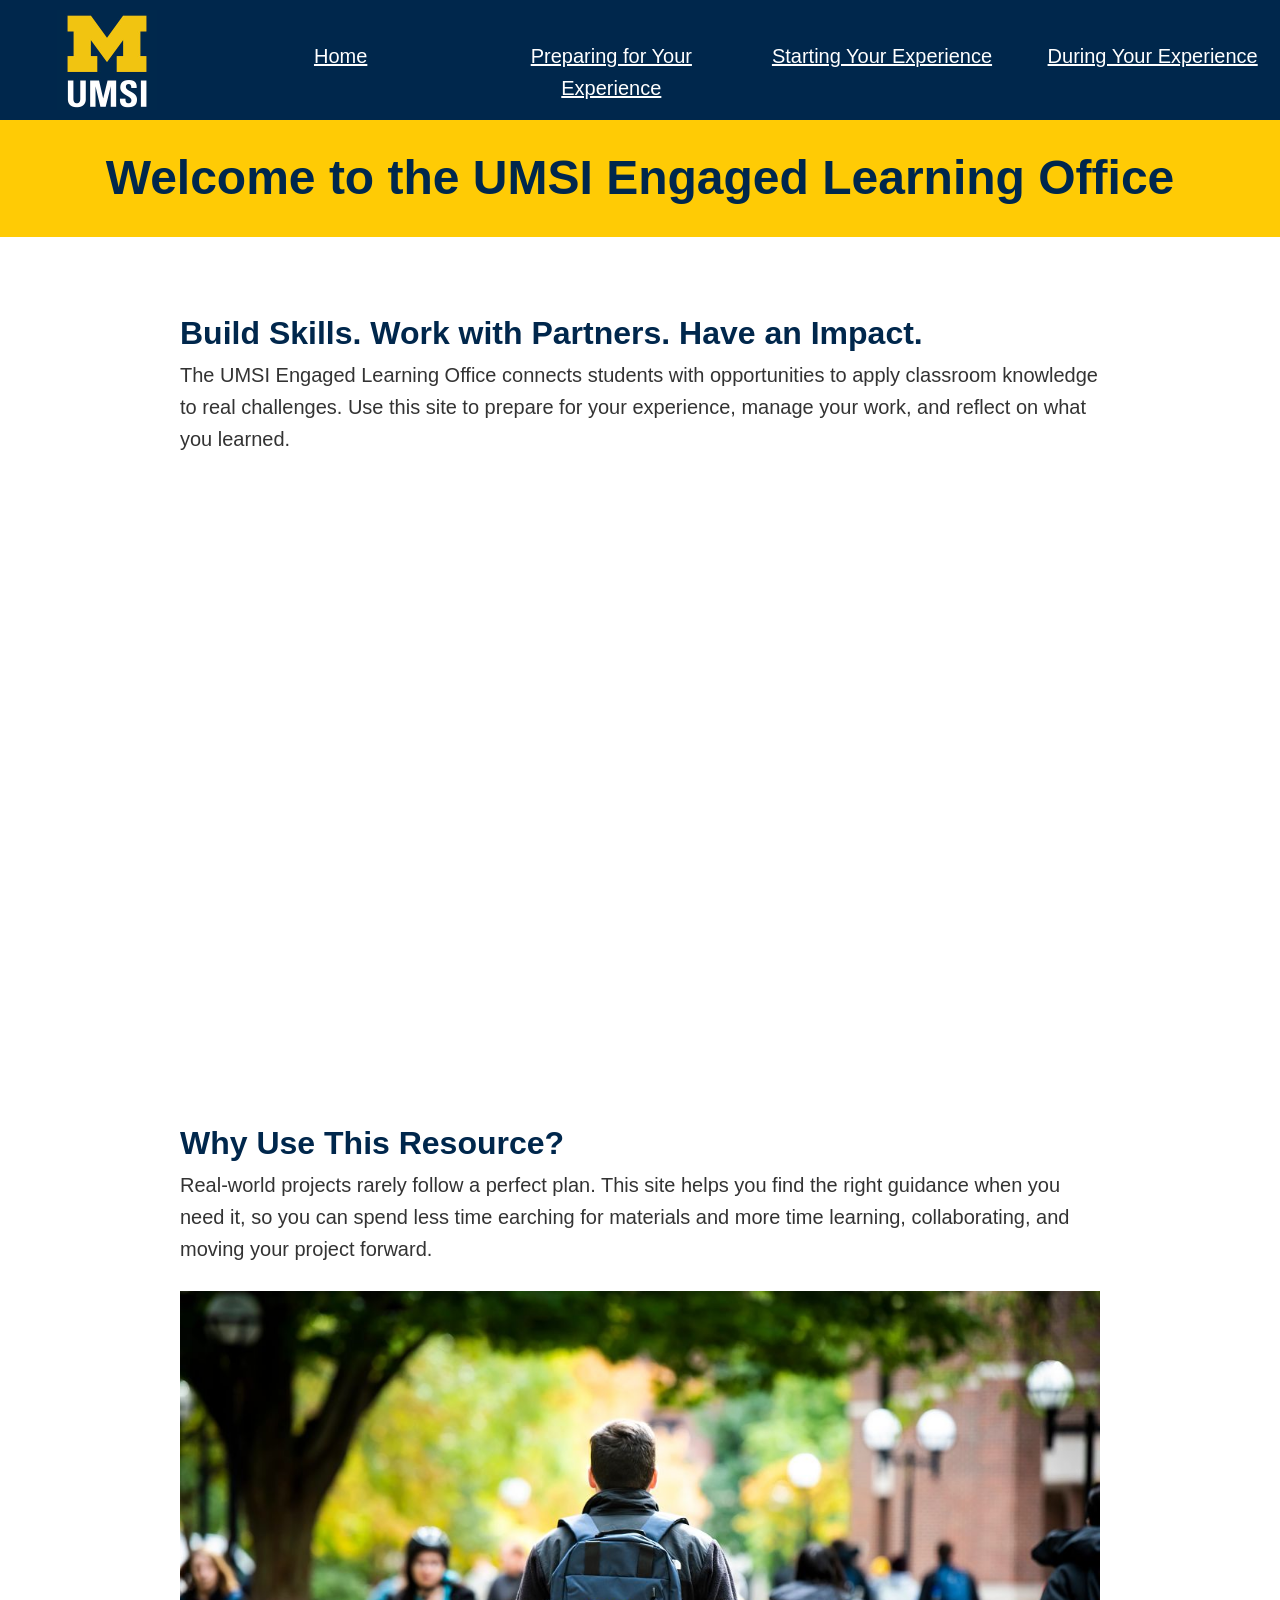
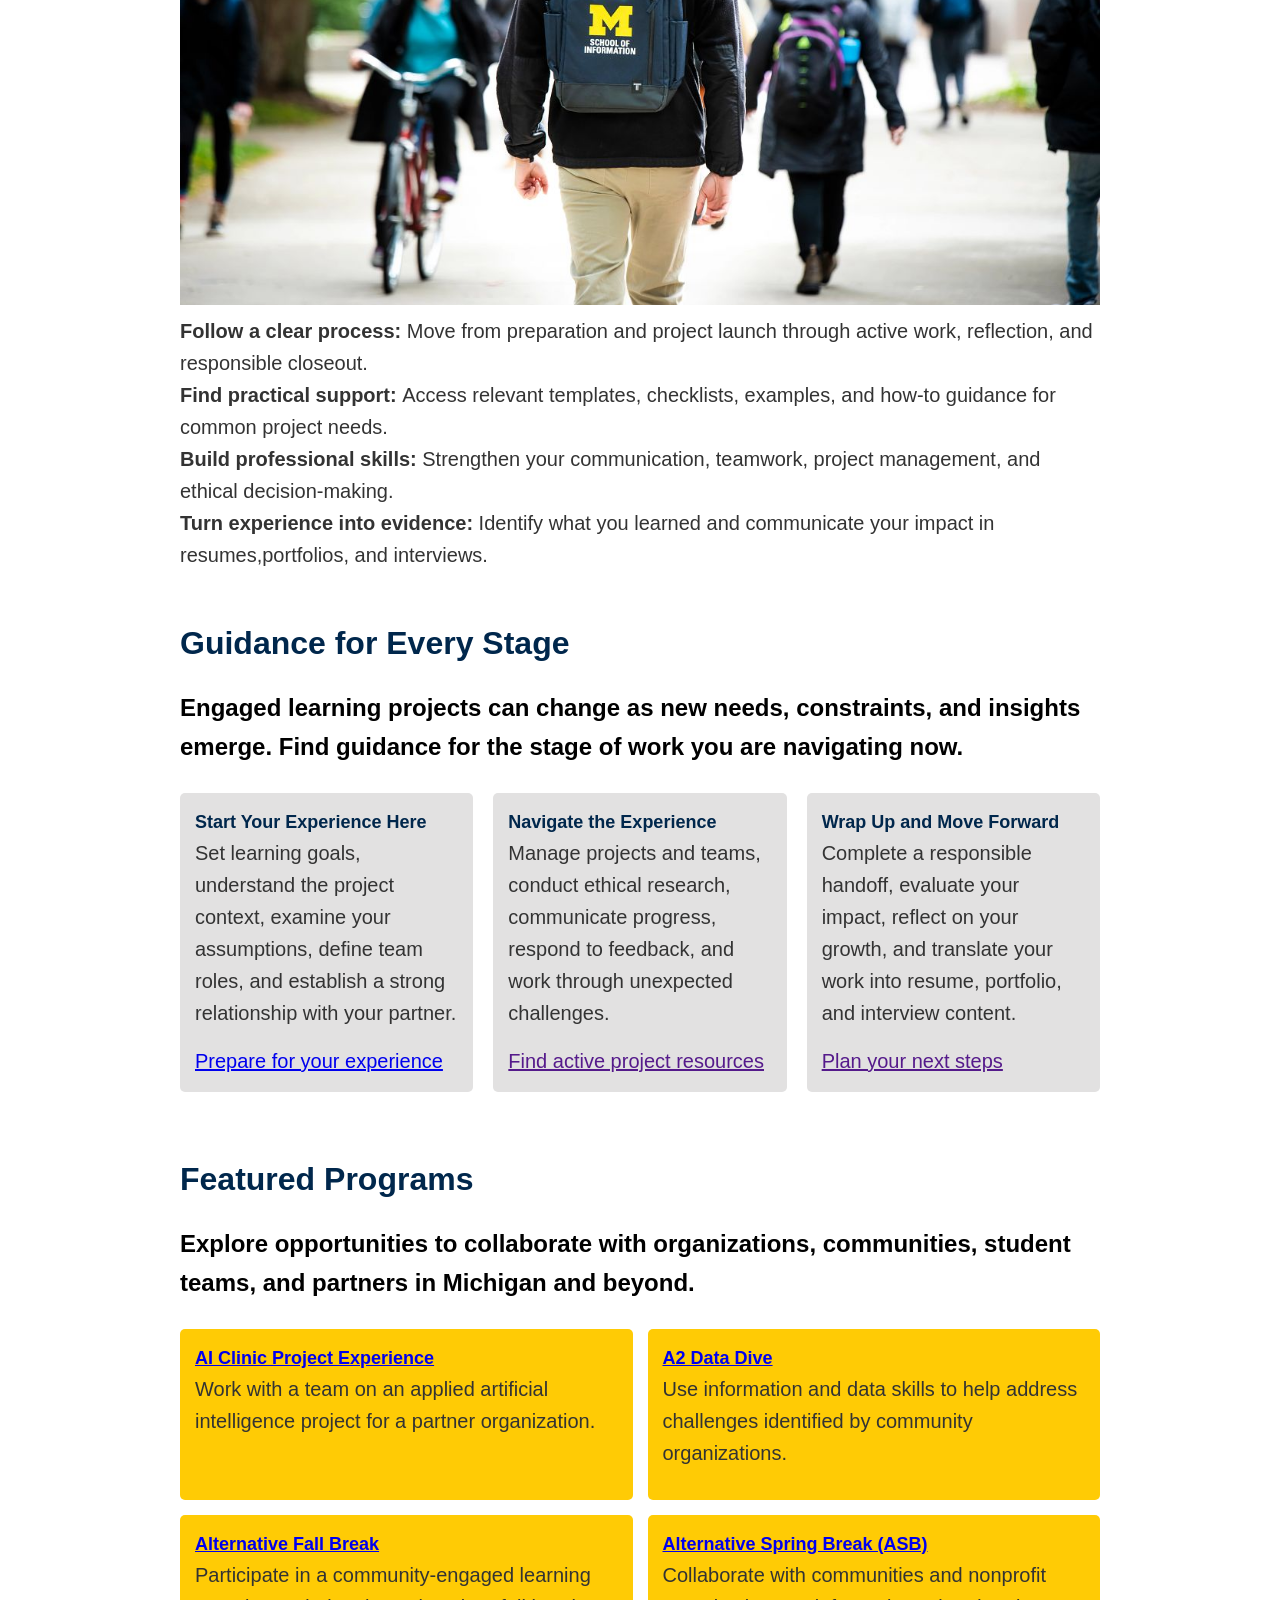
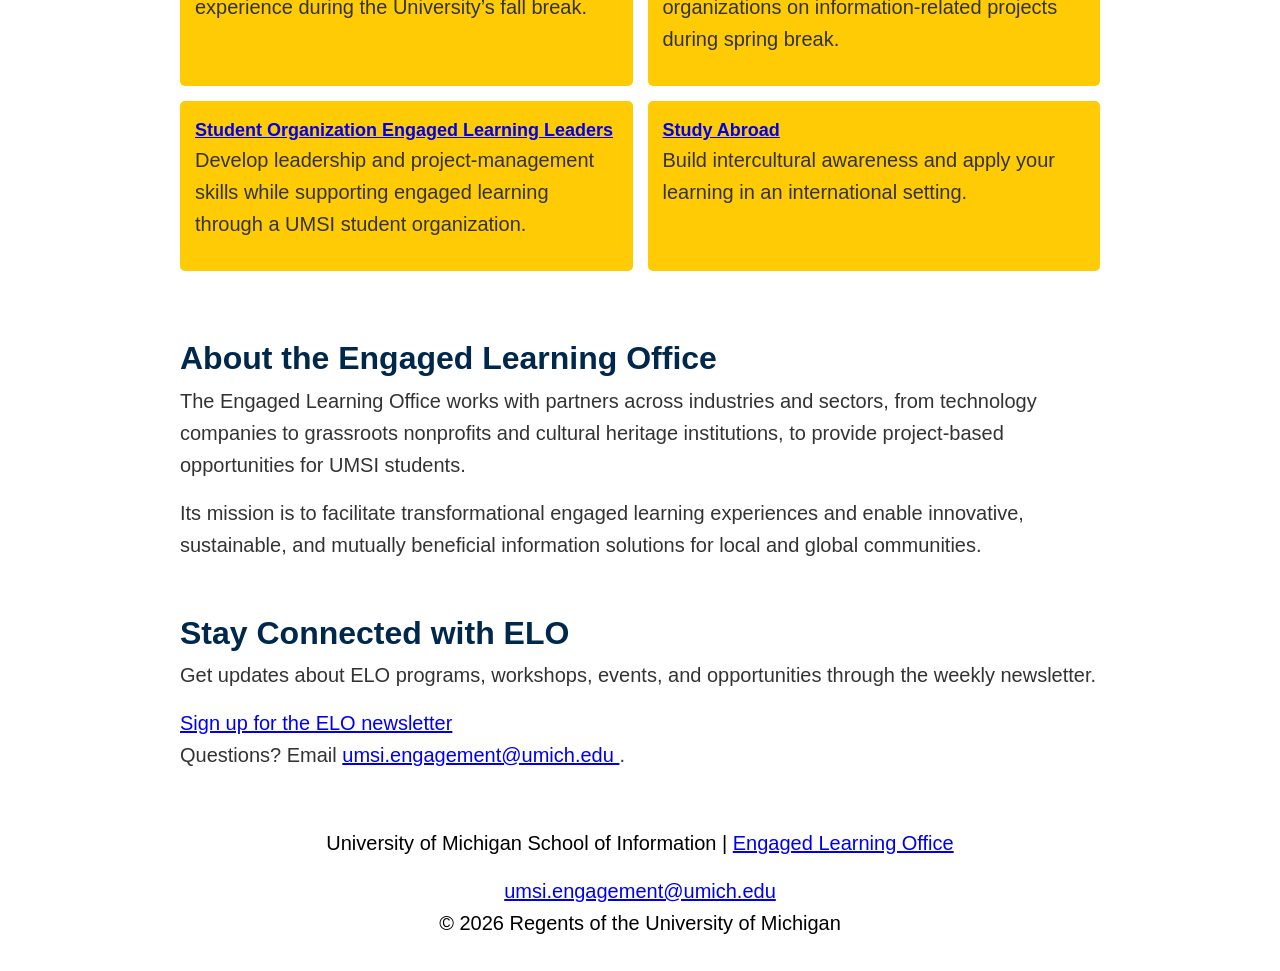
<file: index.html>
<!DOCTYPE html>
<html lang="en">
<head>
    <meta charset="UTF-8">
    <meta name="viewport" content="width=device-width, initial-scale=1.0">
    <title>Engaged Learning Resources | UMSI</title>
    <link rel="stylesheet" href="css/html5reset.css">
    <link rel="stylesheet" href="css/style.css">

</head>
<body>

    <header>
  <a href = "#main" class="skip-link">Skip to Main Content</a>
        <img src="images/UMSI_signature_vertical_informal_solidblue.jpg" alt="UMSI Logo">
        <nav>
            <ul>
                <li><a href = "index.html">Home</a></li>
                <li><a href = "prep.html">Preparing for Your Experience</a></li>
                <li><a href = "starting.html">Starting Your Experience</a></li>
                <li><a href = "during.html">During Your Experience</a></li>
            </ul>
        </nav>
    <h1>Welcome to the UMSI Engaged Learning Office</h1>

    </header>
    <main id="main">
    <section>
      <h2>Build Skills. Work with Partners. Have an Impact.</h2>
      <p>
       The UMSI Engaged Learning Office connects students with opportunities to apply classroom knowledge to real challenges. Use this site to prepare for your experience, manage your work, and reflect on what you learned.
      </p>

      <iframe width="560px" height="315px" src="https://www.youtube.com/embed/81ZO9RfIJEQ?si=tBp82YWZMl1u7CVS" title="YouTube video player" frameborder="0" allow="accelerometer; autoplay; clipboard-write; encrypted-media; gyroscope; picture-in-picture; web-share" referrerpolicy="strict-origin-when-cross-origin" allowfullscreen></iframe>
         <!-- Note: this iframe might cause an Axe ARIA error - that's not on you that's on YouTube! -->
    </section>

<section>
    <h2>Why Use This Resource?</h2>

    <p>Real-world projects rarely follow a perfect plan. This site helps you find the right guidance when you need it, so you can spend less time earching for materials and more time learning, collaborating, and moving your project forward.
    </p>
        <img src="images/UMSI_CampusFall_UMSIBackpack_02.jpg" alt="A student wears a UMSI backpack in fall on the drag.">
    <ul>
        <li><strong>Follow a clear process: </strong>Move from preparation and project launch through active work, reflection, and responsible closeout.</li>
        <li><strong>Find practical support: </strong> Access relevant templates, checklists, examples, and how-to guidance for common project needs.</li>
        <li><strong>Build professional skills: </strong> Strengthen your communication, teamwork, project management, and ethical decision-making.</li>
        <li><strong>Turn experience into evidence: </strong> Identify what you learned and communicate your impact in resumes,portfolios, and interviews.</li>
    </ul>
</section>

 <section>
    <h2>Guidance for Every Stage</h2>
    <h3>Engaged learning projects can change as new needs, constraints, and insights emerge. Find guidance for the stage of work you are navigating <strong>now.</strong></h3>
    <div class="guidance-grid">
    <article>
      <h4>Start Your Experience Here</h4>
      <p>Set learning goals, understand the project context, examine your assumptions, define team roles, and establish a strong relationship with your partner.</p>
      <a href="prep.html">Prepare for your experience</a>
    </article>

    <article>
      <h4>Navigate the Experience</h4>
      <p>Manage projects and teams, conduct ethical research, communicate progress, respond to feedback, and work through unexpected challenges.</p>
      <a href="">Find active project resources</a>
    </article>

    <article>
      <h4>Wrap Up and Move Forward</h4>
      <p>Complete a responsible handoff, evaluate your impact, reflect on your growth, and translate your work into resume, portfolio, and interview content.</p>
      <a href="">Plan your next steps</a>
    </article>
    </div>
  </section>

   <section>
    <h2>Featured Programs</h2>
    <h3>Explore opportunities to collaborate with organizations, communities, student teams, and partners in Michigan and beyond.</h3>
    <div class="program-grid">
    <article>
    <h4><a href="https://mcompass.umich.edu/_portal/tds-program-brochure?programid=12810">AI Clinic Project Experience</a></h4>
    <p>Work with a team on an applied artificial intelligence project for a partner organization.</p>
    </article>

    <article>
    <h4><a href="https://mcompass.umich.edu/_portal/tds-program-brochure?programid=12556">A2 Data Dive</a></h4>
    <p>Use information and data skills to help address challenges identified by community organizations.</p>
    </article>

     <article>
      <h4><a href="https://mcompass.umich.edu/_portal/tds-program-brochure?programid=11297">Alternative Fall Break</a></h4>
      <p>Participate in a community-engaged learning experience during the University’s fall break.</p>
    </article>

    <article>
      <h4><a href="https://mcompass.umich.edu/_portal/tds-program-brochure?programid=10621">Alternative Spring Break (ASB)</a></h4>
       <p>Collaborate with communities and nonprofit organizations on information-related projects during spring break.</p>
    </article>

    <article>
      <h4><a href="https://mcompass.umich.edu/_portal/tds-program-brochure?programid=12294">Student Organization Engaged Learning Leaders</a></h4>
       <p>Develop leadership and project-management skills while supporting engaged learning through a UMSI student organization.</p>
    </article>

    <article>
      <h4><a href="https://www.si.umich.edu/student-life/study-abroad">Study Abroad</a></h4>
      <p>Build intercultural awareness and apply your learning in an international setting. </p>
    </article>
    </div>
   </section>
  <section>
    <h2>About the Engaged Learning Office</h2>
    <p>The Engaged Learning Office works with partners across industries and sectors, from technology companies to grassroots nonprofits and cultural heritage institutions, to provide project-based opportunities for UMSI students.</p>
    <p>Its mission is to facilitate transformational engaged learning experiences and enable innovative, sustainable, and mutually beneficial information solutions for local and global communities.</p>
  </section>
  <aside>
    <h2>Stay Connected with ELO</h2>
    <p>Get updates about ELO programs, workshops, events, and opportunities through the weekly newsletter.</p>
    <div>
       <a href="https://umsi.info/elo-newsletter"> Sign up for the ELO newsletter</a>
    </div>
    <p>Questions? Email <a href="mailto:umsi.engagement@umich.edu">umsi.engagement@umich.edu </a>.</p>
  </aside>


        <!-- Content taken & modified from UMGPT with the prompt, "Write me a webpage of intro content to help meet the following requirements - this is for the home page": and then pasted in the client objectives & project requirements"
        UMGPT. (2026). UMGPT ( GPT-5.6 Sol September 7th version) [Large language model]. -->
    </main>
    <footer>
        <p>University of Michigan School of Information | <a href="https://www.si.umich.edu/programs/engaged-learning/about-engaged-learning-office">Engaged Learning Office </a></p>
      <address>
        <a href="mailto:umsi.engagement@umich.edu"> umsi.engagement@umich.edu</a>
      </address>
      <p>&copy; <span id = "year">2026</span> Regents of the University of Michigan</p>
    </footer>
</body>
</html>
</file>
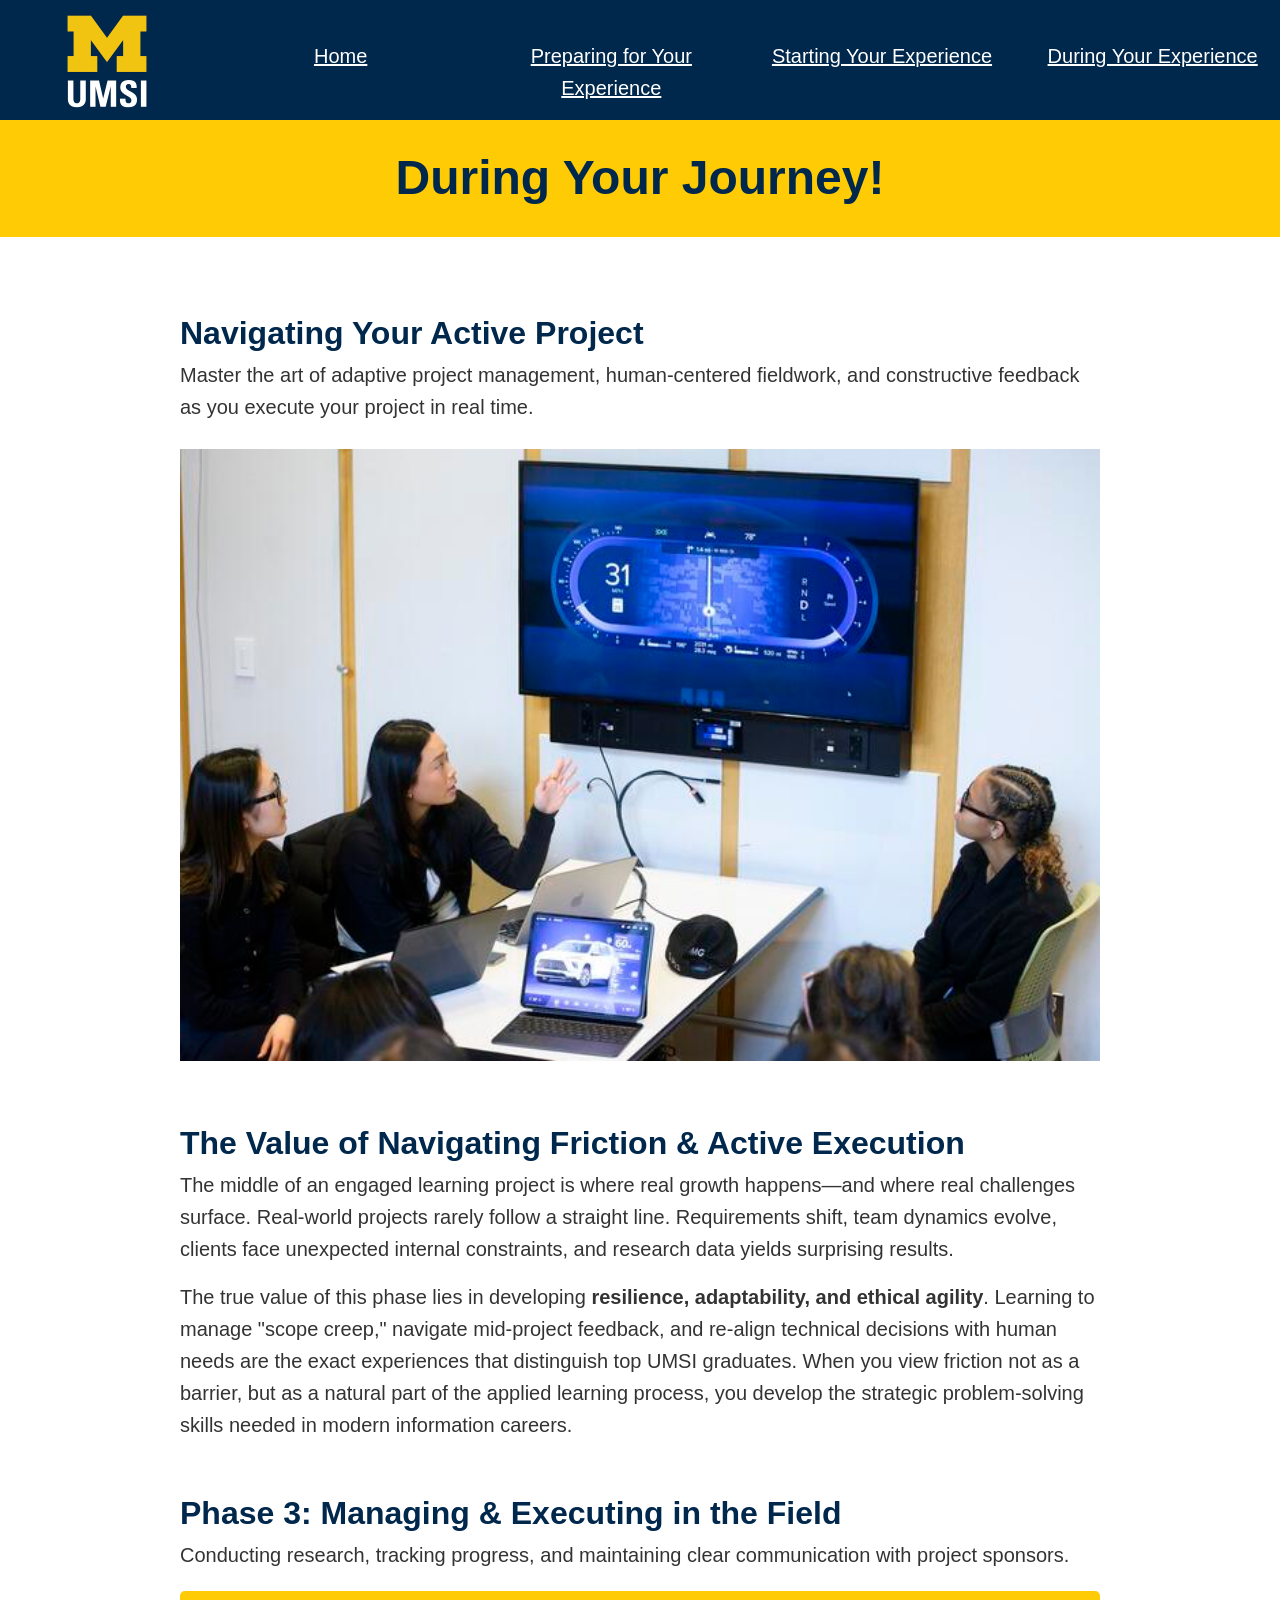
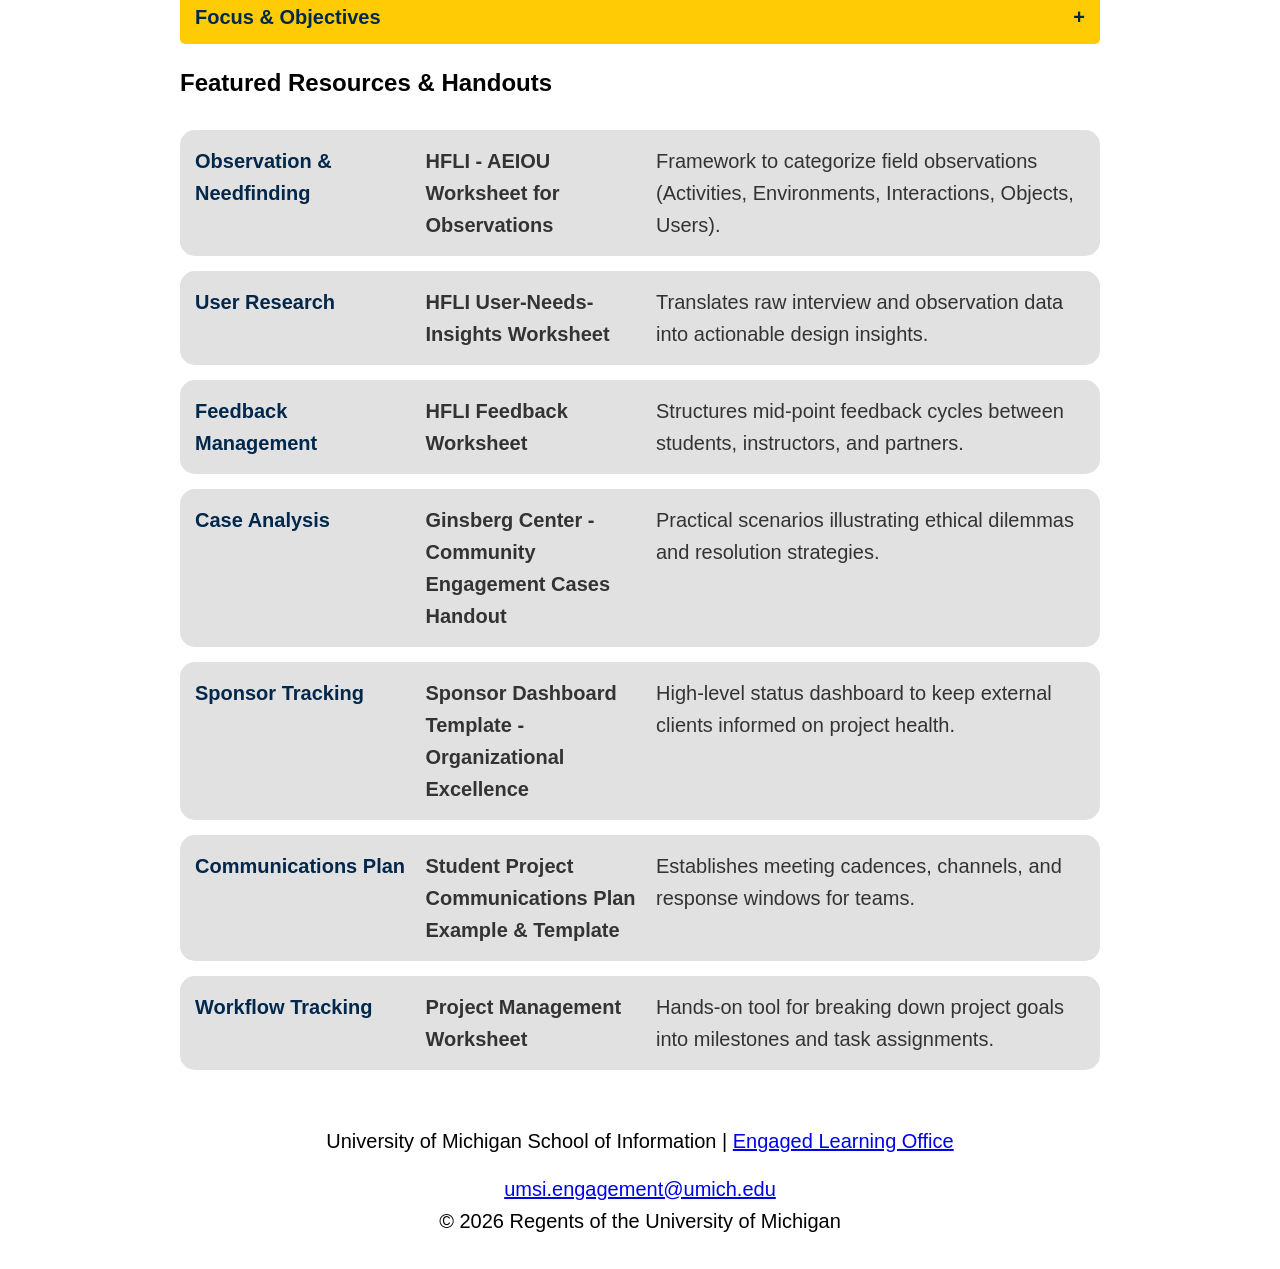
<file: during.html>
<!DOCTYPE html>
<html lang="en">
<head>
    <meta charset="UTF-8">
    <meta name="viewport" content="width=device-width, initial-scale=1.0">
    <title>During Your Journey!</title>
    <link rel="stylesheet" href="css/html5reset.css">
    <link rel="stylesheet" href="css/style.css">
</head>
<body>

    <header>

  <a href = "#main" class="skip-link">Skip to Main Content</a>
        <img src="images/UMSI_signature_vertical_informal_solidblue.jpg" alt="UMSI Logo">
        <nav>
            <ul>
                <li><a href = "index.html">Home</a></li>
                <li><a href = "prep.html">Preparing for Your Experience</a></li>
                <li><a href = "starting.html">Starting Your Experience</a></li>
                <li><a href = "during.html">During Your Experience</a></li>
            </ul>
        </nav>
    <h1>During Your Journey!</h1>
  </header>
<main id="main">

<section>
  <h2>Navigating Your Active Project</h2>
  <p>Master the art of adaptive project management, human-centered fieldwork, and constructive feedback as you execute your project in real time.</p>

  <img src="images/UMSI_Client_Presentation.jpg"
    alt="Team of students presenting their prototype"
    width="100">
</section>

<section>
  <h2>The Value of Navigating Friction & Active Execution</h2>
  <p>The middle of an engaged learning project is where real growth happens—and where real challenges surface. Real-world projects rarely follow a straight line. Requirements shift, team dynamics evolve, clients face unexpected internal constraints, and research data yields surprising results.</p>
  <p>The true value of this phase lies in developing <strong>resilience, adaptability, and ethical agility</strong>. Learning to manage "scope creep," navigate mid-project feedback, and re-align technical decisions with human needs are the exact experiences that distinguish top UMSI graduates. When you view friction not as a barrier, but as a natural part of the applied learning process, you develop the strategic problem-solving skills needed in modern information careers.</p>

</section>

<section>
  <h2>Phase 3: Managing & Executing in the Field</h2>
  <p><i>Conducting research, tracking progress, and maintaining clear communication with project sponsors.</i></p>
  <article id="during-focus">
    <button type="button" onclick="toggleDuringFocus()"
        aria-expanded="false" aria-controls="duringFocusContent">
    Focus & Objectives
    <span aria-hidden="true">+</span>
    </button>
    <div id="duringFocusContent" hidden>
    <ul>
      <li><strong>Fieldwork & Research Methods:</strong> Apply human-centered design tools to observe contexts and extract insights.</li>
      <li><strong>Sponsor & Client Updates:</strong> Maintain transparency with regular progress reporting.</li>
      <li><strong>Feedback Loops:</strong> Gather, evaluate, and integrate constructive feedback mid-project.</li>
    </ul>
    </div>
  </article>

<article>
    <h3>Featured Resources &amp; Handouts</h3>

    <div class="featured-grid">
        <ul>
            <li>
                <h4>Observation &amp; Needfinding</h4>
                <p><strong>HFLI - AEIOU Worksheet for Observations</strong></p>
                <p>Framework to categorize field observations (Activities, Environments, Interactions, Objects, Users).</p>
            </li>

            <li>
                <h4>User Research</h4>
                <p><strong>HFLI User-Needs-Insights Worksheet</strong></p>
                <p>Translates raw interview and observation data into actionable design insights.</p>
            </li>

            <li>
                <h4>Feedback Management</h4>
                <p><strong>HFLI Feedback Worksheet</strong></p>
                <p>Structures mid-point feedback cycles between students, instructors, and partners.</p>
            </li>

            <li>
                <h4>Case Analysis</h4>
                <p><strong>Ginsberg Center - Community Engagement Cases Handout</strong></p>
                <p>Practical scenarios illustrating ethical dilemmas and resolution strategies.</p>
            </li>

            <li>
                <h4>Sponsor Tracking</h4>
                <p><strong>Sponsor Dashboard Template - Organizational Excellence</strong></p>
                <p>High-level status dashboard to keep external clients informed on project health.</p>
            </li>

            <li>
                <h4>Communications Plan</h4>
                <p><strong>Student Project Communications Plan Example &amp; Template</strong></p>
                <p>Establishes meeting cadences, channels, and response windows for teams.</p>
            </li>

            <li>
                <h4>Workflow Tracking</h4>
                <p><strong>Project Management Worksheet</strong></p>
                <p>Hands-on tool for breaking down project goals into milestones and task assignments.</p>
            </li>
        </ul>
    </div>
</article>

</section>

<!-- Content taken & modified from UMGPT with the prompt, "for the same content write me some intro content and resources for a prep page using the ELO content below" - this was after I had asked for content for the home page. " UMGPT. (2026). UMGPT ( GPT-5.6 Sol September 7th version) [Large language model]. -->
</main>
<footer>
        <p>University of Michigan School of Information | <a href="https://www.si.umich.edu/programs/engaged-learning/about-engaged-learning-office">Engaged Learning Office </a></p>
      <address>
        <a href="mailto:umsi.engagement@umich.edu">umsi.engagement@umich.edu</a>
      </address>
      <p>&copy; <span id = "year">2026</span> Regents of the University of Michigan</p>
    </footer>
<script src="js/script.js"></script>
</body>

</html>
</file>
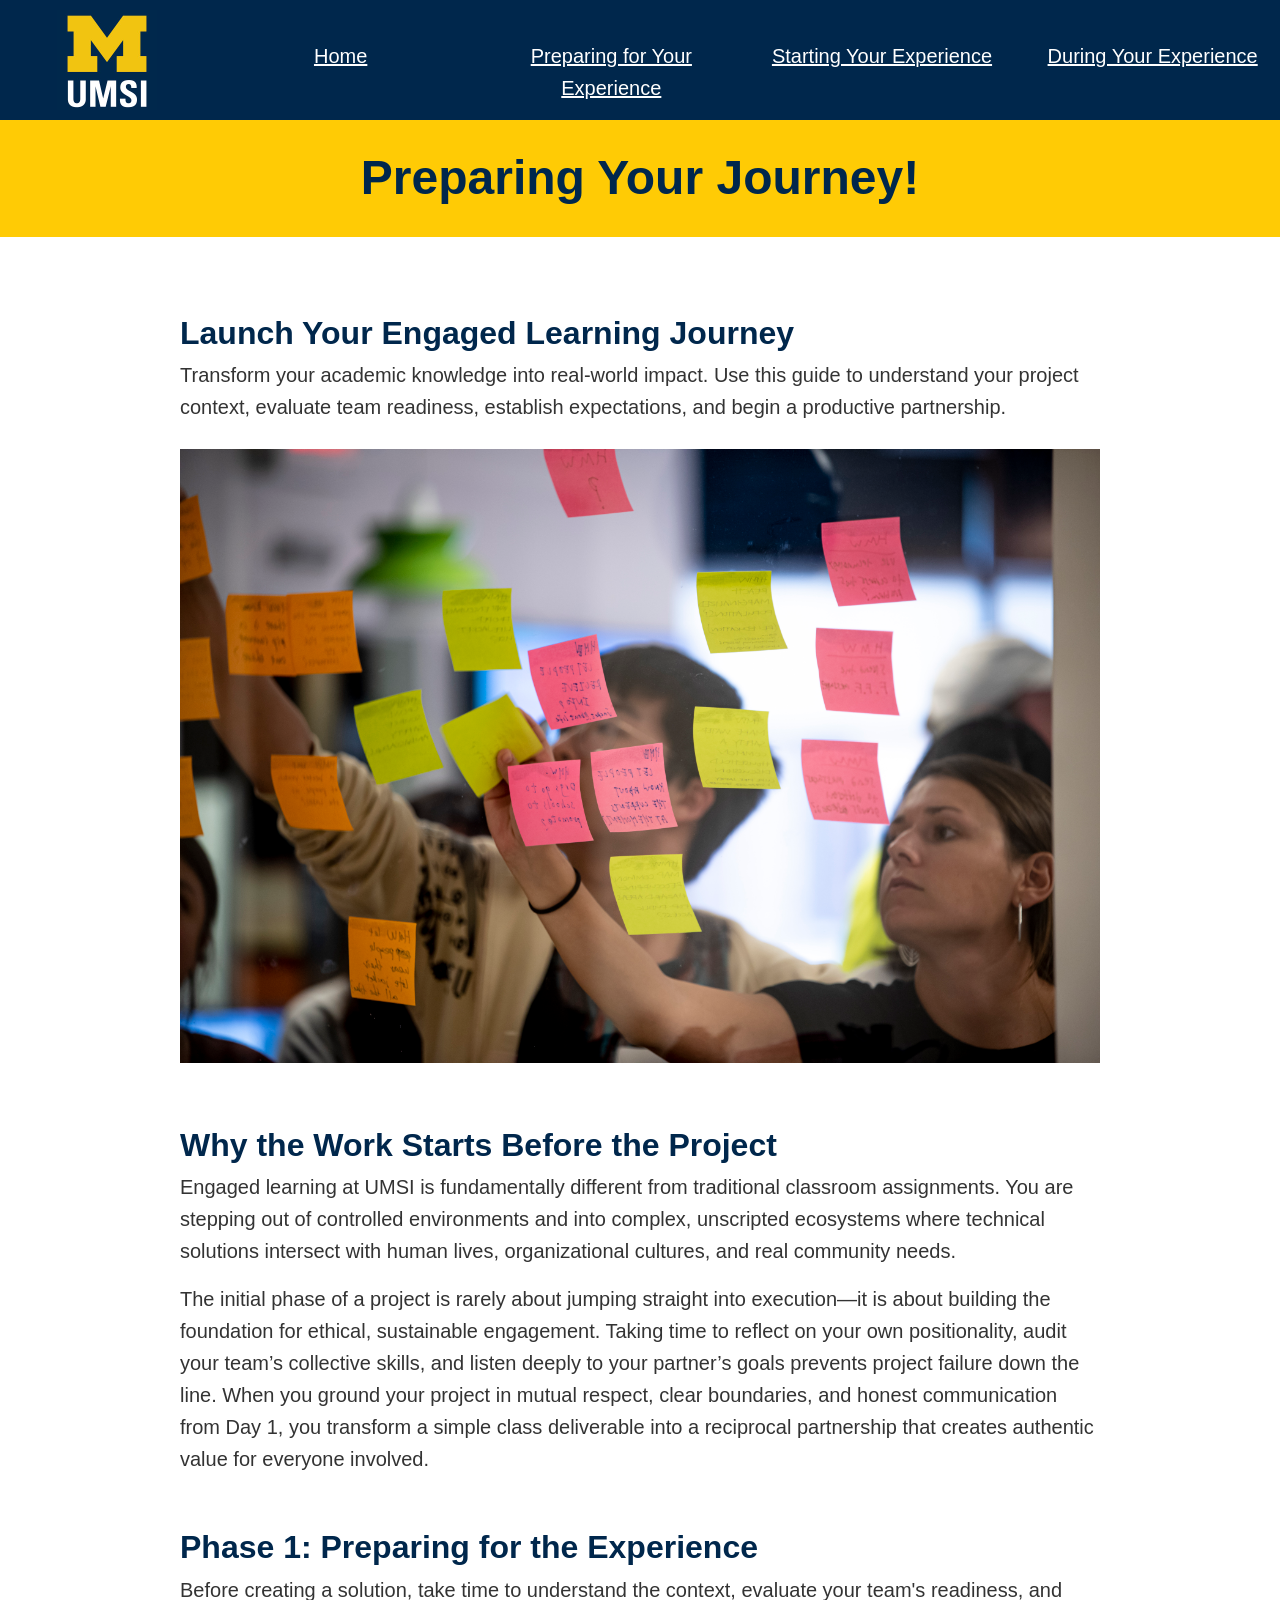
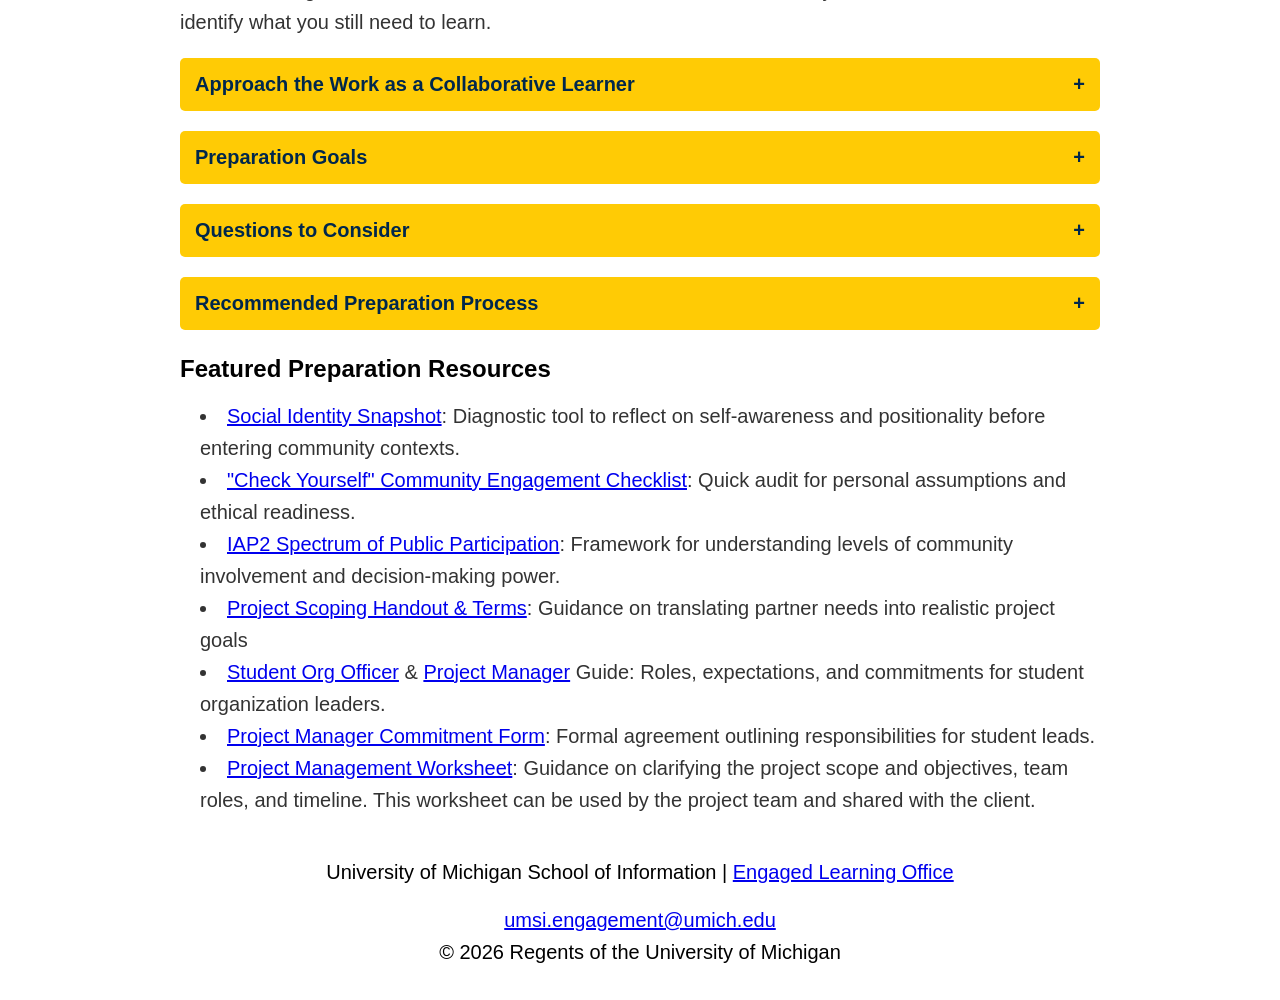
<file: prep.html>
<!DOCTYPE html>
<html lang="en">
<head>
    <meta charset="UTF-8">
    <meta name="viewport" content="width=device-width, initial-scale=1.0">
    <title>Preparing Your Journey!</title>
    <link rel="stylesheet" href="css/html5reset.css">
    <link rel="stylesheet" href="css/style.css">
</head>
<body>

    <header>

  <a href = "#main" class="skip-link">Skip to Main Content</a>
        <img src="images/UMSI_signature_vertical_informal_solidblue.jpg" alt="UMSI Logo">
        <nav>
            <ul>
                <li><a href = "index.html">Home</a></li>
                <li><a href = "prep.html">Preparing for Your Experience</a></li>
                <li><a href = "starting.html">Starting Your Experience</a></li>
                <li><a href = "during.html">During Your Experience</a></li>
            </ul>
        </nav>
    <h1>Preparing Your Journey!</h1>
  </header>
<main id="main">

<section>
  <h2>Launch Your Engaged Learning Journey</h2>
  <p>Transform your academic knowledge into real-world impact. Use this guide to understand your project context, evaluate team readiness, establish expectations, and begin a productive partnership.</p>
</section>

  <img src="images/UMSI_DesignJam_GreatLakesWaterSafety_05.jpg"
    alt="Students writing on sticky notes on a glass wall during a design jam"
    width="400">

<section>
  <h2>Why the Work Starts Before the Project</h2>
  <p>Engaged learning at UMSI is fundamentally different from traditional classroom assignments. You are stepping out of controlled environments and into complex, unscripted ecosystems where technical solutions intersect with human lives, organizational cultures, and real community needs.</p>
  <p>The initial phase of a project is rarely about jumping straight into execution—it is about building the foundation for ethical, sustainable engagement. Taking time to reflect on your own positionality, audit your team’s collective skills, and listen deeply to your partner’s goals prevents project failure down the line. When you ground your project in mutual respect, clear boundaries, and honest communication from Day 1, you transform a simple class deliverable into a reciprocal partnership that creates authentic value for everyone involved.</p>
</section>

<section>
  <h2>Phase 1: Preparing for the Experience</h2>
  <p>Before creating a solution, take time to understand the context, evaluate your team's readiness, and identify what you still need to learn.</p>

  <div id="approach">
    <button type="button" onclick="toggleApproach()"
        aria-expanded="false" aria-controls="approachContent">
    Approach the Work as a Collaborative Learner
    <span aria-hidden="true">+</span>
    </button>
    <div id="approachContent" hidden>
    <p>Before writing code, sketching wireframes, or analyzing data, consider how your identity and previous experiences influence the way you understand the project.</p>
    <p>Your role is not to enter an organization or community as an outside expert who will fix a problem. Your role is to listen, ask questions, contribute your developing expertise, and work alongside people who understand their organization and community.</p>
    </div>
  </div>


    <div id="preparation">
    <button type="button" onclick="togglePreparation()"
        aria-expanded="false" aria-controls="preparationContent">
    Preparation Goals
    <span aria-hidden="true">+</span>
    </button>
    <div id="preparationContent" hidden>
    <ul>
      <li><strong>Develop social and community awareness:</strong> Examine your identity, positionality, assumptions, and privileges. Learn about the community's history and consider how power may affect participation and decision-making.
      </li>
      <li><strong>Understand expectations:</strong> Review program requirements, project commitments,leadership responsibilities, deadlines, and expected outcomes before beginning the work.</li>
      <li><strong>Assess team readiness:</strong> Identify each team member's skills, interests, vailability, responsibilities, and learning goals. Determine where the team may need additional knowledge or support.</li>
      <li><strong>Begin project scoping:</strong> Learn about the organization's needs, intended users, constraints, and desired outcomes before committing to a solution.
      </li>
    </ul>
    </div>
  </div>
</section>

  <div id="questions">
    <button type="button" onclick="toggleQuestions()"
        aria-expanded="false" aria-controls="questionsContent">
    Questions to Consider
    <span aria-hidden="true">+</span>
    </button>
<div id="questionsContent" hidden>
    <ul>
      <li>What do I hope to learn from this experience?</li>
      <li>Who will be affected by the project and its outcomes?</li>
      <li>What assumptions am I making about the partner, community, or project?</li>
      <li>What knowledge and skills does my team already have?</li>
      <li>What knowledge or perspectives are missing from our team?</li>
      <li>How will the partner participate in project decisions?</li>
      <li>What would a mutually beneficial outcome look like?</li>
    </ul>
    </div>
  </div>

  <div id="process">
    <button type="button" onclick="toggleProcess()"
        aria-expanded="false" aria-controls="processContent">
    Recommended Preparation Process
    <span aria-hidden="true">+</span>
    </button>
<div id="processContent" hidden>
    <ol>
      <li><strong>Reflect on your position:</strong> Identify the experiences, identities, assumptions, and areas of privilege that may shape your approach.</li>
      <li><strong>Learn about the context:</strong> Research the organization, community, project history, affected stakeholders, and broader social conditions.</li>
      <li><strong>Set learning goals:</strong> Record the technical, professional, interpersonal, and ethical skills you want to develop.</li>
      <li><strong>Review team capacity:</strong>Compare the team's skills and availability with the likely needs of the project. </li>
      <li><strong>Identify open questions:</strong> Write down what your team needs to learn from the partner before confirming the project's scope, methods, or deliverables.
      </li>
    </ol>
  </div>
</div>

  <article>
    <h3>Featured Preparation Resources</h3>
    <ul class="resources">
      <li><a href="https://sites.lsa.umich.edu/equitable-teaching/social-identity-snapshot">Social Identity Snapshot</a>: Diagnostic tool to reflect on self-awareness and positionality before entering community contexts.</li>
      <li><a href="https://docs.google.com/document/d/1Qt9YeStVwDHjwJhOLAz42JSNQR2lFMurdUtxtdrGkuc/edit?tab=t.0#heading=h.ch0bvccjkrzn">"Check Yourself" Community Engagement Checklist</a>: Quick audit for personal assumptions and ethical readiness.</li>
      <li><a href="https://drive.google.com/file/d/1zc1RNlrDxV51-muOERdDTnINQcquJpOA/view?usp=sharing">IAP2 Spectrum of Public Participation</a>: Framework for understanding levels of community involvement and decision-making power.</li>
      <li><a href="https://docs.google.com/document/d/1TrEDolwmOIlXgYgAP9VvlOGoYOwFfe6KxzZOgZSVYVw/edit?usp=drive_link">Project Scoping Handout & Terms</a>: Guidance on translating partner needs into realistic project goals</li>
      <li><a href="https://docs.google.com/document/d/1AexsV_JeSd0kRUBbcifZpfBu6y6Zi8Y0iJScp1I3gkM/edit?usp=drive_link">Student Org Officer</a> & <a href="https://docs.google.com/document/u/0/d/1uwOOS0TrXWzcSShj8DUFpckWo0t1UNu_Q7WVbZnLhX0/edit">Project Manager</a> Guide: Roles, expectations, and commitments for student organization leaders.</li>
      <li><a href="https://docs.google.com/document/d/1U4lCNGyWKJ3C2i_VgFqAR45Z4zF1FehuthuqT-M2wdI/edit?usp=drive_link">Project Manager Commitment Form</a>: Formal agreement outlining responsibilities for student leads.</li>
      <li><a href="https://docs.google.com/document/d/1twc-7TYWmb_PNrOBiDI1NuJqJAuhluTICr22GRd_NLc/edit?usp=drive_link">Project Management Worksheet</a>: Guidance on clarifying the project scope and objectives, team roles, and timeline. This worksheet can be used by the project team and shared with the client.</li>
    </ul>
  </article>

        <div></div>
        <div></div>
        <div></div>
        <div></div>
<!-- Content taken & modified from UMGPT with the prompt, "for the same content write me some intro content and resources for a prep page using the ELO content below" - this was after I had asked for content for the home page. " UMGPT. (2026). UMGPT ( GPT-5.6 Sol September 7th version) [Large language model]. -->
</main>
<footer>
        <p>University of Michigan School of Information | <a href="https://www.si.umich.edu/programs/engaged-learning/about-engaged-learning-office">Engaged Learning Office </a></p>
      <address>
        <a href="mailto:umsi.engagement@umich.edu">umsi.engagement@umich.edu</a>
      </address>
      <p>&copy; <span id = "year">2026</span> Regents of the University of Michigan</p>
    </footer>
    <script src="js/script.js"></script>
</body>

</html>
</file>
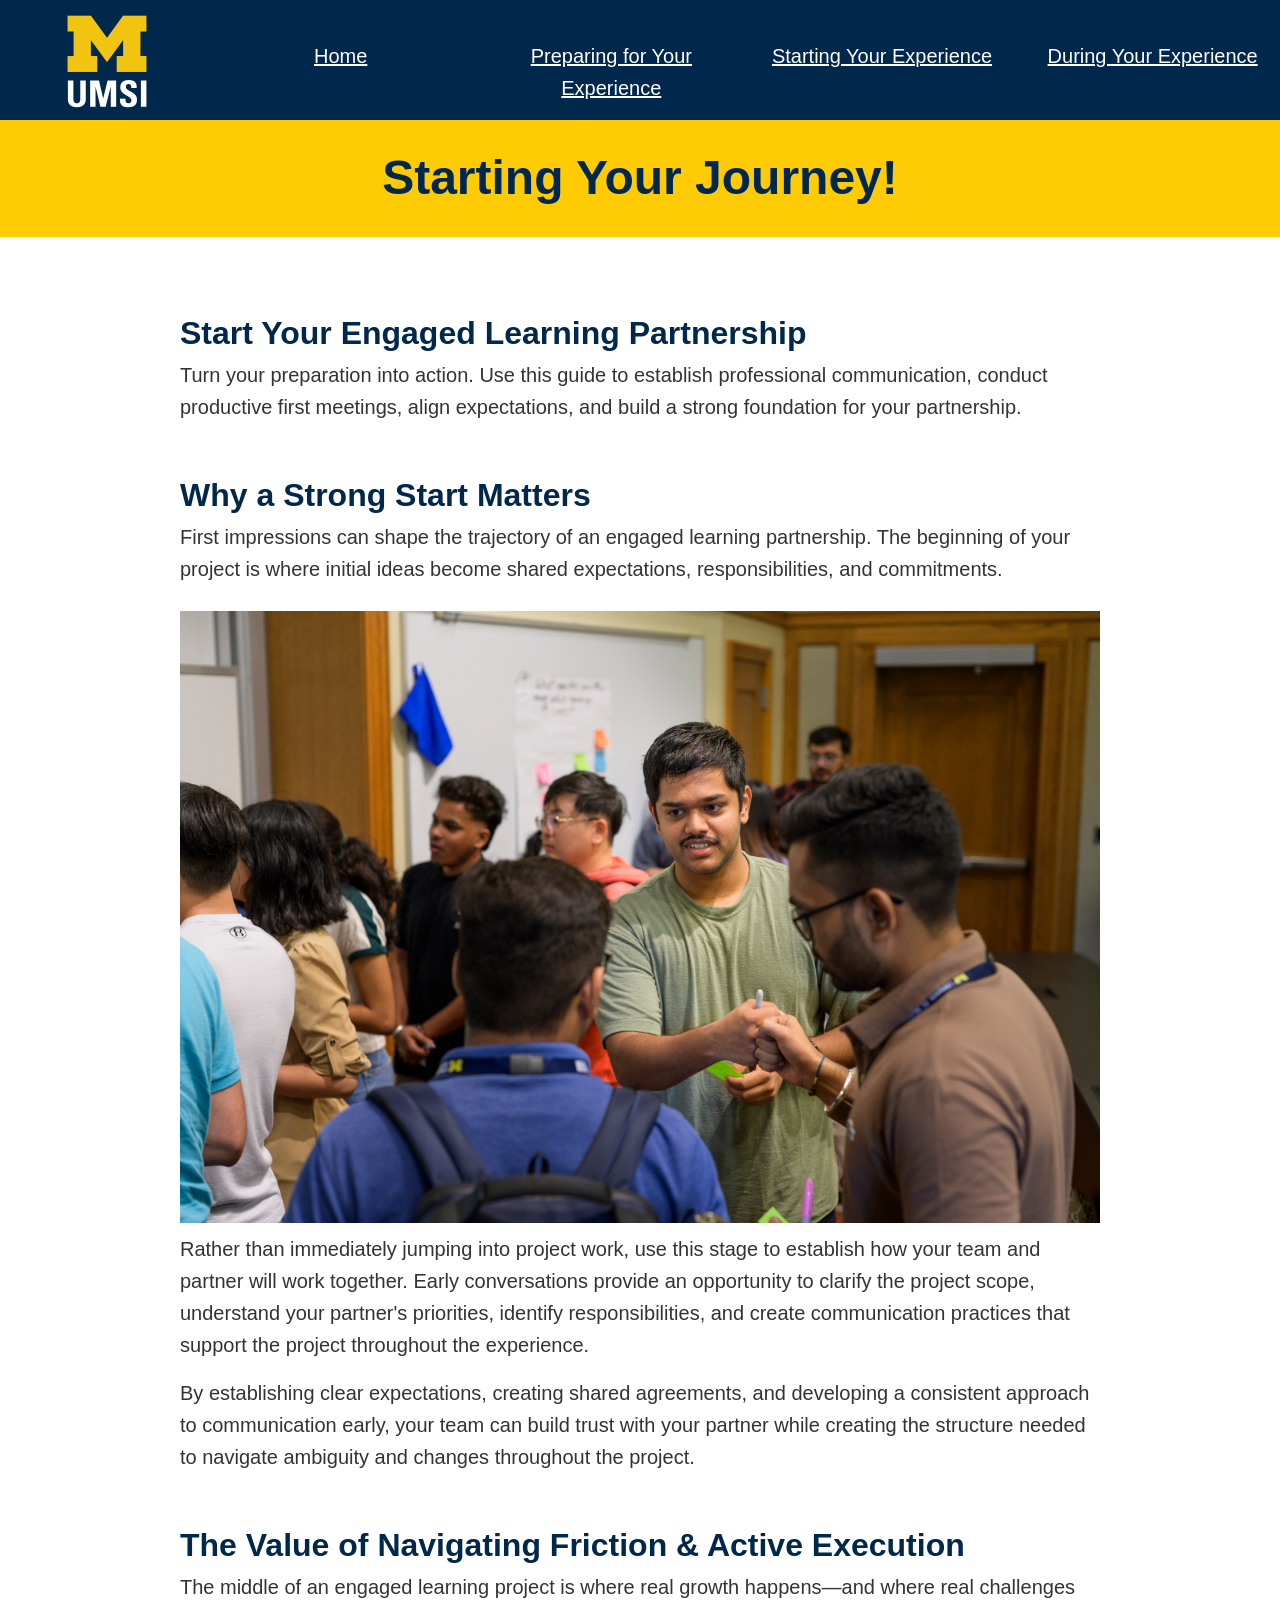
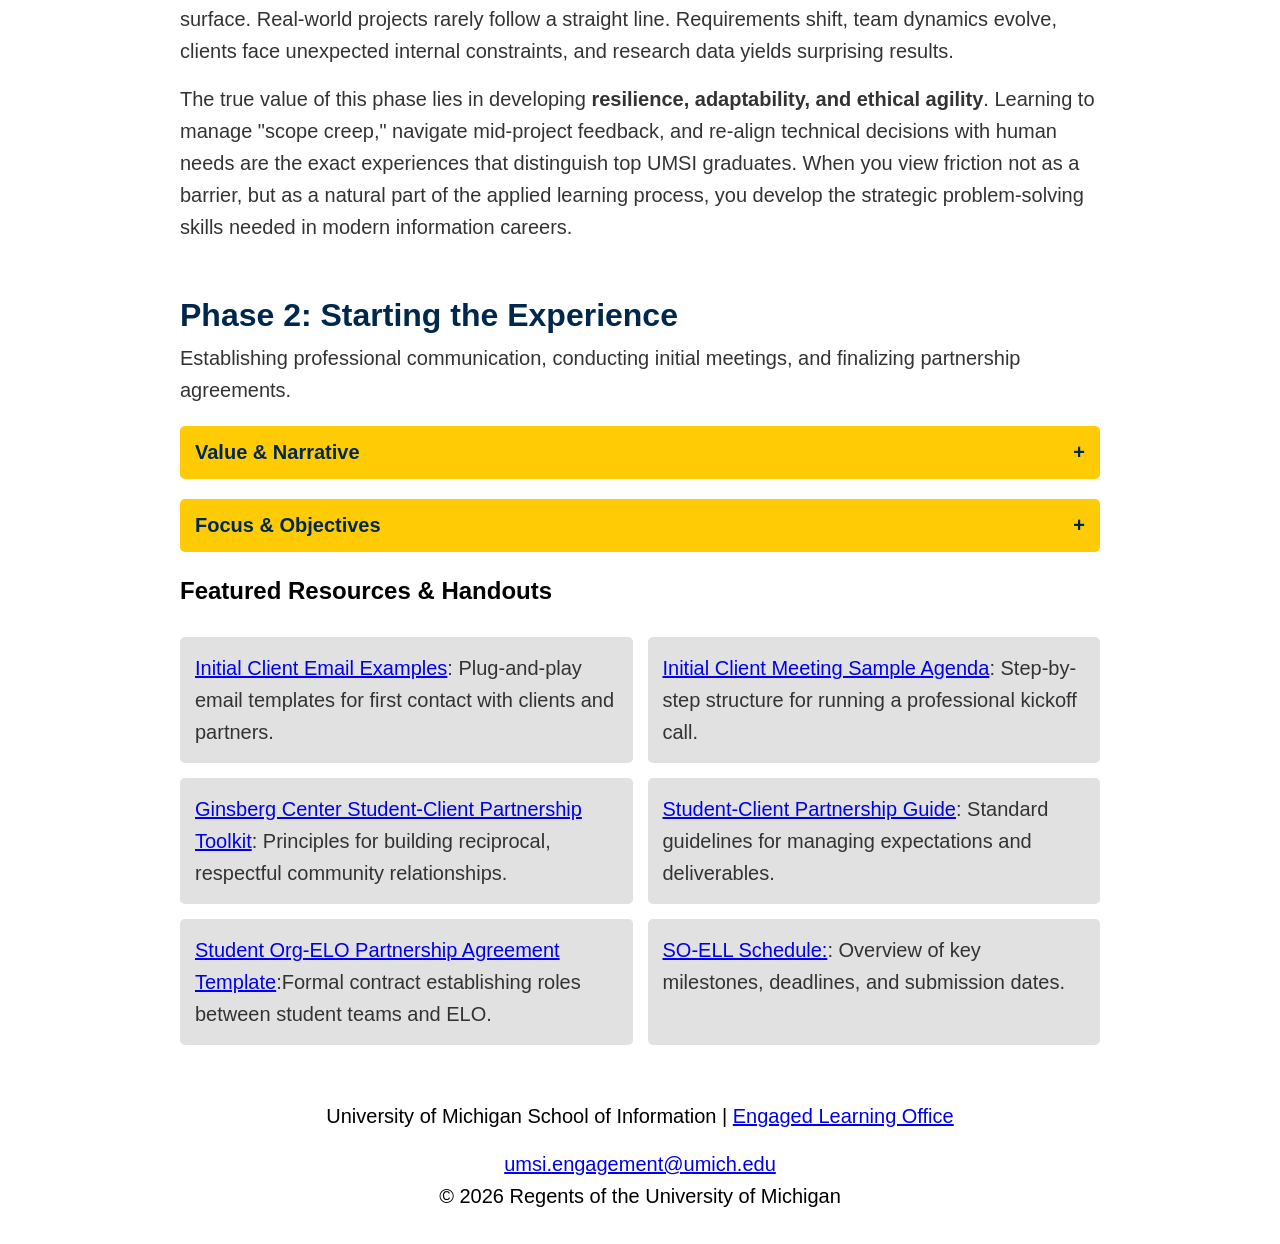
<file: starting.html>
<!DOCTYPE html>
<html lang="en">
<head>
    <meta charset="UTF-8">
    <meta name="viewport" content="width=device-width, initial-scale=1.0">
    <title>Starting Your Journey!</title>
    <link rel="stylesheet" href="css/html5reset.css">
    <link rel="stylesheet" href="css/style.css">
</head>
<body>

    <header>

  <a href = "#main" class="skip-link">Skip to Main Content</a>
        <img src="images/UMSI_signature_vertical_informal_solidblue.jpg" alt="UMSI Logo">
        <nav>
            <ul>
                <li><a href = "index.html">Home</a></li>
                <li><a href = "prep.html">Preparing for Your Experience</a></li>
                <li><a href = "starting.html">Starting Your Experience</a></li>
                <li><a href = "during.html">During Your Experience</a></li>
            </ul>
        </nav>
    <h1>Starting Your Journey!</h1>
  </header>
<main id="main">

<section>
  <h2>Start Your Engaged Learning Partnership</h2>
  <p>Turn your preparation into action. Use this guide to establish professional communication, conduct productive first meetings, align expectations, and build a strong foundation for your partnership.</p>

  <h2>Why a Strong Start Matters</h2>
  <p>First impressions can shape the trajectory of an engaged learning partnership. The beginning of your project is where initial ideas become shared expectations, responsibilities, and commitments.</p>

  <img src="images/UMSI_Orientation_082024_015.jpg"
    alt="Two students greeting each other with a fist bump in a meeting room"
    width="400">

  <p>Rather than immediately jumping into project work, use this stage to establish how your team and partner will work together. Early conversations provide an opportunity to clarify the project scope, understand your partner's priorities, identify responsibilities, and create communication practices that support the project throughout the experience.</p>

  <p>By establishing clear expectations, creating shared agreements, and developing a consistent approach to communication early, your team can build trust with your partner while creating the structure needed to navigate ambiguity and changes throughout the project.</p>
</section>

<section>
  <h2>The Value of Navigating Friction & Active Execution</h2>
  <p>The middle of an engaged learning project is where real growth happens—and where real challenges surface. Real-world projects rarely follow a straight line. Requirements shift, team dynamics evolve, clients face unexpected internal constraints, and research data yields surprising results.</p>

  <p>The true value of this phase lies in developing <strong>resilience, adaptability, and ethical agility</strong>. Learning to manage "scope creep," navigate mid-project feedback, and re-align technical decisions with human needs are the exact experiences that distinguish top UMSI graduates. When you view friction not as a barrier, but as a natural part of the applied learning process, you develop the strategic problem-solving skills needed in modern information careers.</p>

</section>

 <section>
  <h2>Phase 2: Starting the Experience</h2>
  <p>Establishing professional communication, conducting initial meetings, and finalizing partnership agreements.</p>

  <div id="narrative">
    <button type="button" onclick="toggleNarrative()"
        aria-expanded="false" aria-controls="narrativeContent">
    Value & Narrative
    <span aria-hidden="true">+</span>
    </button>
    <div id="narrativeContent" hidden>
    <p>First impressions shape the trajectory of a partnership. The starting phase is where abstract project ideas turn into structured, professional commitments. By establishing clear team contracts, co-creating agendas, and aligning on project scope early, you build <strong> safety within your team and trust with your client.</strong> Learning how to navigate early ambiguity is one of the most valuable professional capabilities you will gain at UMSI.</p>
    </div>
  </div>

  <div id="starting-focus">
    <button type="button" onclick="toggleStartingFocus()"
        aria-expanded="false" aria-controls="startingFocusContent">
    Focus & Objectives
    <span aria-hidden="true">+</span>
    </button>
    <div id="startingFocusContent" hidden>
    <ul>
      <li><strong>Partner Communication:</strong> Draft clear, professional outreach to launch working relationships.</li>
      <li><strong>First Meetings:</strong> Structure productive kickoff meetings that define roles and project bounds.</li>
      <li><strong>Formalizing Agreements:</strong> Document team commitments and scope agreements shared by all stakeholders.</li>
    </ul>
    </div>
  </div>

  <article>
    <h3>Featured Resources & Handouts</h3>
    <div class="resources-grid">
    <ul>
      <li><a href="https://docs.google.com/document/d/1fWFXwoW5fKX_Tctn97Gio5XZDwILNlqIOyKKE8Yk5J0/edit?usp=drive_link">Initial Client Email Examples</a>: Plug-and-play email templates for first contact with clients and partners.</li>
      <li><a href="https://docs.google.com/document/d/1ItXxYauAcPoaGMUZWuJsX-OLFfGmeBOWT7JNhoZxGyU/edit?usp=drive_link">Initial Client Meeting Sample Agenda</a>: Step-by-step structure for running a professional kickoff call.</li>
      <li><a href="https://ginsberg.umich.edu/article/campus-community-partnerships-toolkit">Ginsberg Center Student-Client Partnership Toolkit</a>: Principles for building reciprocal, respectful community relationships.</li>
      <li><a href="https://www.si.umich.edu/host-student-project/client-guide">Student-Client Partnership Guide</a>: Standard guidelines for managing expectations and deliverables.</li>
      <li><a href="https://docs.google.com/document/d/1y5Y2wc1ADz0n_ht26kPYlFK3Zm9i3UR_Z0OMWP3Q_xQ/edit?usp=drive_link">Student Org-ELO Partnership Agreement Template</a>:Formal contract establishing roles between student teams and ELO.</li>
      <li><a href="https://docs.google.com/document/d/1U4lCNGyWKJ3C2i_VgFqAR45Z4zF1FehuthuqT-M2wdI/edit?usp=drive_link">SO-ELL Schedule:</a>: Overview of key milestones, deadlines, and submission dates.</li>
    </ul>
    </div>
  </article>
 </section>


<!-- Content taken & modified from UMGPT with the prompt, "for the same content write me some intro content and resources for a prep page using the ELO content below" - this was after I had asked for content for the home page. " UMGPT. (2026). UMGPT ( GPT-5.6 Sol September 7th version) [Large language model]. -->
<!-- Content taken & modified from ChatGPT with the prompt, "for the same content write me some intro content and resources for a prep page using the ELO content below" - this was after I had asked for content for the starting page. " ChatGPT. (2026). ChatGPT ( GPT-5.6 Sol September 20th version) [Large language model]. -->
</main>
<footer>
        <p>University of Michigan School of Information | <a href="https://www.si.umich.edu/programs/engaged-learning/about-engaged-learning-office">Engaged Learning Office </a></p>
      <address>
        <a href="mailto:umsi.engagement@umich.edu">umsi.engagement@umich.edu</a>
      </address>
      <p>&copy; <span id = "year">2026</span> Regents of the University of Michigan</p>
    </footer>
    <script src="js/script.js"></script>
</body>

</html>
</file>
<file: css/style.css>
body {
    font-family: 'Nunito Sans', sans-serif;
    line-height: 1.6;
    color: #333;
    margin: 0;
    padding: 0;
}

h1{
    font-family: 'Montserrat', sans-serif;
    font-size: 32px;
    text-align: center;
    color: #00274C;
    font-weight: bold;
    background-color: #FFCB05;
}

h2 {
    font-family: 'Montserrat', sans-serif;
    padding: 15px 0px 15px 0px;
    font-size: 24px;
    color: #00274C;
    font-weight: bold;
}

h3 {
    font-family: 'Nunito Sans', sans-serif;
    font-size: 20px;
    color: black;
    margin-top: 1.5rem;
    margin-bottom: 0.75rem;
}

h4 {
    font-family: 'Nunito Sans', sans-serif;
    font-size: 18px;
    color: #00274C;
    font-weight: bold;
}

body {
    font-family: 'Nunito Sans', sans-serif;
    font-size: 16px;
}

main {
    padding: 15px 0px 15px 0px;
}

nav {
    background-color: #00274C;
    color: #FFFFFF;
    text-align: center;
}

nav ul {
    list-style: none;
    margin: 0;
    padding: 0;
    display: flex;
    flex-direction: column;
    gap: 1rem;
}

nav li {
    margin: 0;
}

nav a {
    color: #FFFFFF;
    display: block;
    padding: 1rem 1.5rem;
    transition: background-color 0.3s ease;
}

nav a:focus {
   outline: 3px solid yellow;
   outline-offset: -4px;
}

nav a:hover {
    background-color: #34495e;
}

nav a:focus {
   outline: 3px solid yellow;
   outline-offset: -4px;
}

.skip-link {
   position: absolute;
   top: -65px;
   background-color: antiquewhite;
   color: black;
   padding: 10px;
   z-index: 1000;
}

.skip-link:focus {
   top: 0px;
}

header > img {
    margin: 0 auto;
    max-width: 100px;
    height: 100px;
    display: block;
}

header {
    background-color: #00274C;
}

.program-grid {
    display: grid;
    grid-template-columns: 1fr 1fr;
    gap: 15px;
    padding: 15px 0px 15px 0px;
}

.program-grid article {
    background-color: #FFCB05;
    padding: 15px;
    border-radius: 5px;
}

.guidance-grid {
    display: grid;
    grid-template-columns: 1fr 1fr 1fr;
    gap: 20px;
    padding: 15px 0px 15px 0px;
}

.guidance-grid article {
    background-color: #e2e1e1;
    padding: 15px;
    border-radius: 5px;
}

.resources-grid ul {
    display: grid;
    grid-template-columns: 1fr 1fr;
    gap: 15px;
    list-style: none;
    padding: 15px 0px 15px 0px;
    margin: 0;
}

.resources-grid li {
    background-color: #e2e1e1;
    padding: 15px;
    border-radius: 5px;
}

.focus-grid {
    display: grid;
    grid-template-columns: 1fr;
    gap: 15px;
    list-style: none;
    padding: 15px 0px 15px 0px;
    margin: 0;
}

.focus-grid li {
    background-color: #FFCB05;
    padding: 15px;
    border-radius: 5px;
}

.featured-grid {
    display: grid;
    grid-template-columns: 1fr;
    gap: 15px;
    padding: 15px 0px 15px 0px;
}

.featured-grid article {
    background-color: #e2e1e1;
    padding: 15px;
    border-radius: 5px;
}


strong {
    font-weight: bold;
}

p {
    margin-bottom: 1rem;
}

main {
    padding: 15px;
}

img {
    display: block;
    width: 100%;
    height: auto;
    padding: 10px 0px 10px 0px;
}

footer {
    color: black;
    text-align: center;
    padding: 1rem;
}

@media (min-width: 770px) {
    main {
        padding: 24px 180px;
    }

    body {
        font-size: 20px;
        padding: 0px 0px 0px 0px;
        margin-top: 0px;
        margin-bottom: 0px;
    }

    nav a {
        padding: 1rem;
    }

    nav ul {
        flex-direction: row;
        justify-content: center;
    }

    header {
        display: grid;
        grid-template-columns: 1fr 1fr 1fr 1fr 1fr 1fr;
        align-items: center;
        justify-content: space-between;
    }

    header > img {
        width: 100px;
        height: auto;
        grid-column: 1 / 2;
    }

    header > nav {
        grid-column: 2 / -1;
        align-self: end;
    }

    nav ul {
        display: grid;
        grid-template-columns: repeat(4, 1fr);
        gap: 1rem;
    }

    header h1 {
        grid-column: 1 / -1;
    }

    iframe {
        display: block;
        width: 100%;
        height: 600px;
    }
    h1 {
        font-size: 48px;
        padding: 20px 0px 20px 0px;
    }

    h2 {
        font-size: 32px;
        margin-top: 32px;
        margin-bottom: 0;
        padding: 15px 0px 0px 0px;
    }

    h3 {
        font-size: 24px;
        margin-top: 20px;
        font-weight: bold;
    }

    #questions ul, #process ol, #preparation ul, #approach ul, #narrative ul, #starting-focus ul, #during-focus ul {
        list-style: disc inside;
        padding-left: 40px;
    }

    #questions > button, #process > button, #preparation > button, #approach > button, #narrative > button, #starting-focus > button, #during-focus > button {
        background-color: #FFCB05;
        display:flex;
        justify-content: space-between;
        align-items: center;
        width: 100%;
        border: none;
        gap: 1rem;
        border-radius: 5px;
        padding: 15px;
        font-size: 20px;
        font-weight: bold;
        color:#00274C;
        cursor: pointer;
    }

    #questions > button:focus, #process > button:focus, #preparation > button:focus, #approach > button:focus, #narrative > button:focus, #starting-focus > button:focus, #during-focus > button:focus {
        outline: 3px solid blue;
        outline-offset: -4px;
    }

    #questionsContent, #processContent, #preparationContent, #approachContent, #narrativeContent, #startingFocusContent, #duringFocusContent {
        list-style: disc outside;
        background-color: #e9e7e7;
        padding: 15px;
    }

   #process, #preparation, #questions, #approach, #narrative, #starting-focus, #during-focus {
    margin-top: 20px;
   }

   .resources{
    margin-left: 20px;
    list-style: disc inside;
   }

   .focus-grid {
    display: grid;
   }

   .focus-grid li {
    background-color: #00274C;
    color:#FFCB05;
    padding: 15px;
    border-radius: 5px;
   }

    .featured-grid > ul{
        display: grid;
        grid-template-columns: 1fr;
        gap: 15px;
        list-style: none;
        margin:0;
        padding:0;
    }

    .featured-grid > ul > li {
        display: grid;
        grid-template-columns: 1fr 1fr 2fr;
        gap: 1rem;
        align-items: start;
        background-color: #e2e1e1;
        border-radius: 15px;
        padding: 15px;
    }

    .featured-grid > ul > li > p {
    margin:0;
    }

    .featured-grid > ul > li h4 {
        font-size: 20px;
    }

    .error-layout{
        text-align: center;
    }

}
</file>
